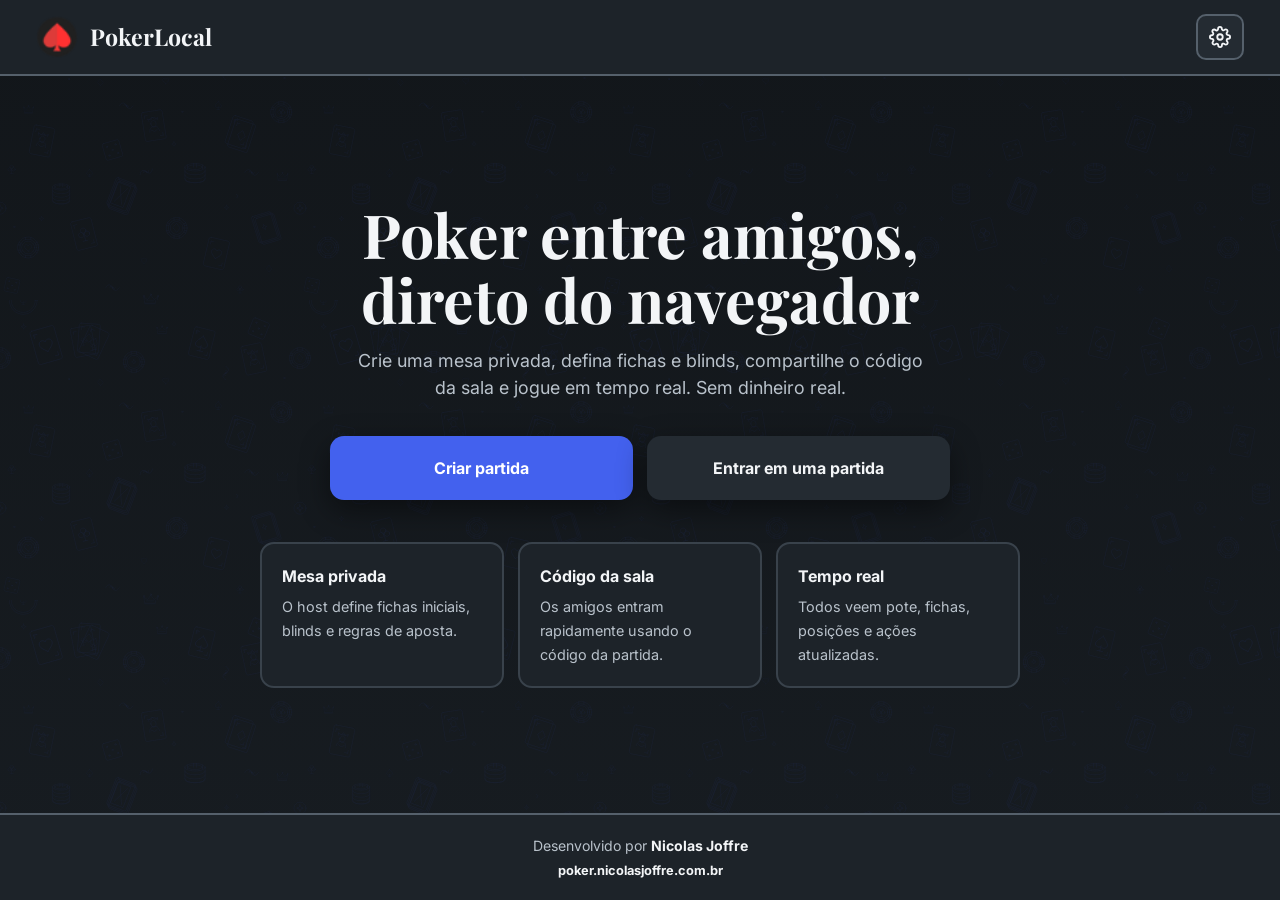
<file: index.html>
<!DOCTYPE html>
<html lang="pt-BR">
<head>
  <meta charset="UTF-8" />
  <meta name="viewport" content="width=device-width, initial-scale=1.0" />

  <title>PokerLocal — Jogue poker com seus amigos</title>
  <meta
    name="description"
    content="PokerLocal é uma plataforma para criar mesas privadas de poker com amigos. Defina fichas, blinds e regras, entre pelo código da sala e jogue em tempo real."
  />
  <meta
    name="keywords"
    content="poker, poker online, poker com amigos, mesa de poker, poker local, poker privado, poker grátis"
  />
  <meta name="author" content="Nicolas Joffre" />
  <meta name="robots" content="index, follow" />
  <meta name="theme-color" content="#12161a" />

  <link rel="canonical" href="https://poker.nicolasjoffre.com.br/" />

  <link rel="icon" href="assets/icon.ico" type="image/x-icon" />

  <meta property="og:type" content="website" />
  <meta property="og:site_name" content="PokerLocal" />
  <meta property="og:title" content="PokerLocal — Jogue poker com seus amigos" />
  <meta
    property="og:description"
    content="Crie uma mesa privada de poker, defina fichas e blinds, compartilhe o código da sala e jogue em tempo real com seus amigos."
  />
  <meta property="og:url" content="https://poker.nicolasjoffre.com.br/" />
  <meta property="og:image" content="https://poker.nicolasjoffre.com.br/assets/icon.ico" />
  <meta property="og:image:alt" content="PokerLocal — plataforma de poker para amigos" />
  <meta property="og:locale" content="pt_BR" />

  <meta name="twitter:card" content="summary_large_image" />
  <meta name="twitter:title" content="PokerLocal — Jogue poker com seus amigos" />
  <meta
    name="twitter:description"
    content="Crie uma mesa privada de poker, defina fichas e blinds, compartilhe o código da sala e jogue em tempo real com seus amigos."
  />
  <meta name="twitter:image" content="https://poker.nicolasjoffre.com.br/assets/icon.ico" />
  <meta name="twitter:image:alt" content="PokerLocal — plataforma de poker para amigos" />

  <link rel="stylesheet" href="CSS/styles.css" />
</head>
<body>

  <header class="topbar">
    <a class="logo" href="/">
      <img
        class="logo-icon"
        src="assets/icon.ico"
        alt="Ícone do PokerLocal"
        width="42"
        height="42"
      />
      <span>PokerLocal</span>
    </a>

    <button
      class="settings-button"
      id="settings-button"
      aria-label="Abrir configurações"
      title="Configurações"
      type="button"
    >
      <svg
        xmlns="http://www.w3.org/2000/svg"
        width="22"
        height="22"
        viewBox="0 0 24 24"
        fill="none"
        stroke="currentColor"
        stroke-width="2"
        stroke-linecap="round"
        stroke-linejoin="round"
        aria-hidden="true"
      >
        <circle cx="12" cy="12" r="3"></circle>
        <path d="M19.4 15a1.65 1.65 0 0 0 .33 1.82l.06.06a2 2 0 1 1-2.83 2.83l-.06-.06a1.65 1.65 0 0 0-1.82-.33 1.65 1.65 0 0 0-1 1.51V21a2 2 0 1 1-4 0v-.09a1.65 1.65 0 0 0-1-1.51 1.65 1.65 0 0 0-1.82.33l-.06.06a2 2 0 1 1-2.83-2.83l.06-.06a1.65 1.65 0 0 0 .33-1.82 1.65 1.65 0 0 0-1.51-1H3a2 2 0 1 1 0-4h.09a1.65 1.65 0 0 0 1.51-1 1.65 1.65 0 0 0-.33-1.82l-.06-.06a2 2 0 1 1 2.83-2.83l.06.06a1.65 1.65 0 0 0 1.82.33h.01a1.65 1.65 0 0 0 1-1.51V3a2 2 0 1 1 4 0v.09a1.65 1.65 0 0 0 1 1.51h.01a1.65 1.65 0 0 0 1.82-.33l.06-.06a2 2 0 1 1 2.83 2.83l-.06.06a1.65 1.65 0 0 0-.33 1.82v.01a1.65 1.65 0 0 0 1.51 1H21a2 2 0 1 1 0 4h-.09a1.65 1.65 0 0 0-1.51 1z"></path>
      </svg>
    </button>
  </header>

  <main class="home">
    <section class="hero">
      <h1>Poker entre amigos,<br />direto do navegador</h1>

      <p>
        Crie uma mesa privada, defina fichas e blinds, compartilhe o código
        da sala e jogue em tempo real. Sem dinheiro real.
      </p>

      <div class="menu-buttons">
        <button class="primary-button" id="create-game-button" type="button">
          Criar partida
        </button>

        <button class="secondary-button" id="join-game-button" type="button">
          Entrar em uma partida
        </button>
      </div>

      <div class="rules">
        <article class="rule-card">
          <strong>Mesa privada</strong>
          <span>O host define fichas iniciais, blinds e regras de aposta.</span>
        </article>

        <article class="rule-card">
          <strong>Código da sala</strong>
          <span>Os amigos entram rapidamente usando o código da partida.</span>
        </article>

        <article class="rule-card">
          <strong>Tempo real</strong>
          <span>Todos veem pote, fichas, posições e ações atualizadas.</span>
        </article>
      </div>
    </section>
  </main>

  <footer class="footer">
    <p>
      Desenvolvido por
      <a
        href="https://nicolasjoffre.com.br/"
        target="_blank"
        rel="noopener noreferrer"
      >
        Nicolas Joffre
      </a>
    </p>

    <p class="footer-domain">
      <a href="https://poker.nicolasjoffre.com.br/">
        poker.nicolasjoffre.com.br
      </a>
    </p>
  </footer>

  <script src="JS/theme.js"></script>
  <script src="JS/index.js"></script>
</body>
</html>
</file>
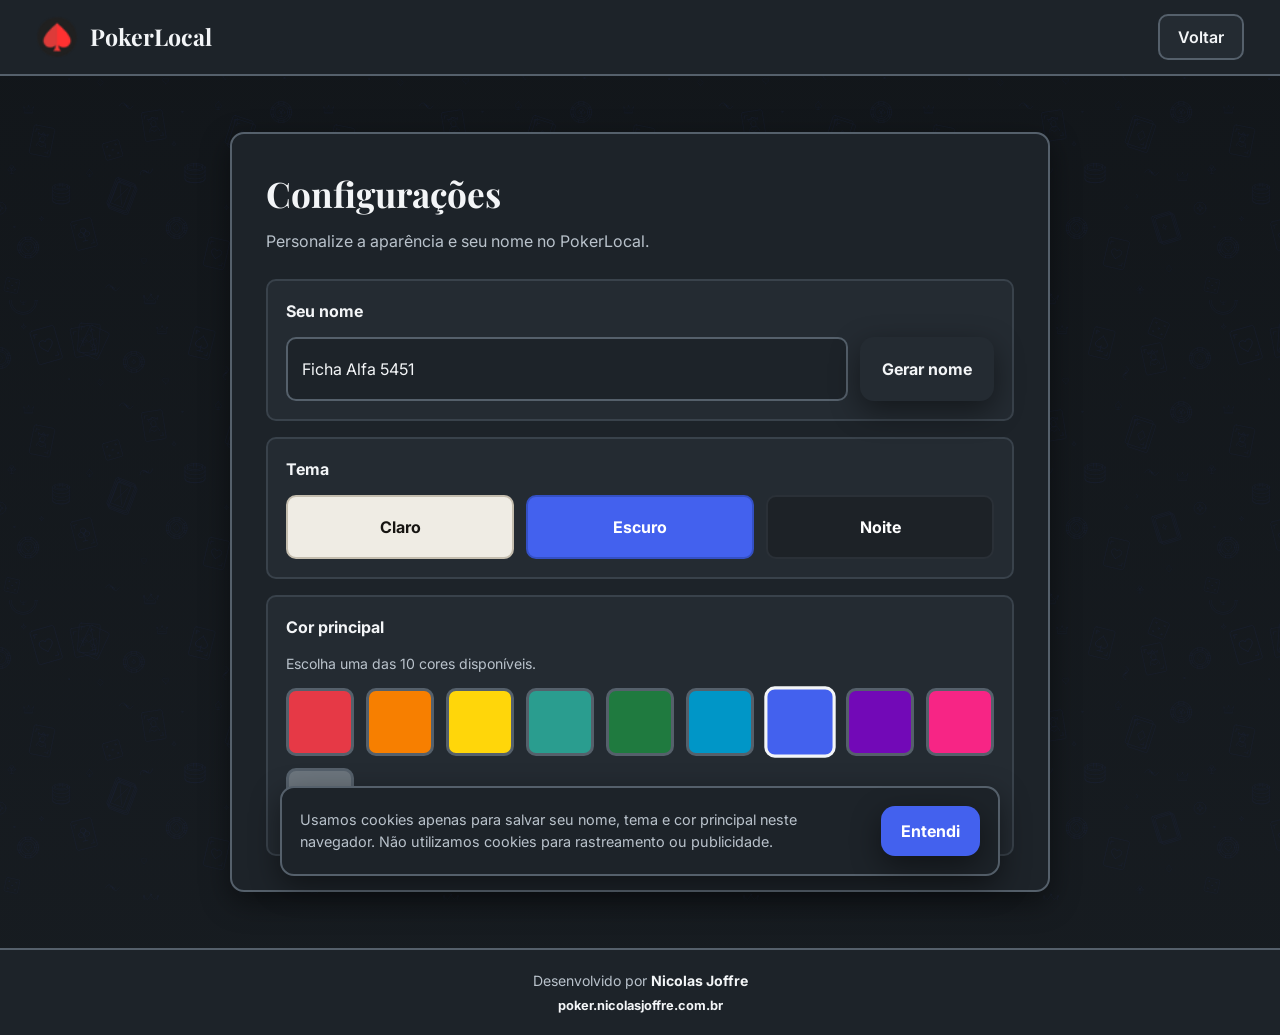
<file: config.html>
<!DOCTYPE html>
<html lang="pt-BR">
<head>
  <meta charset="UTF-8" />
  <meta name="viewport" content="width=device-width, initial-scale=1.0" />

  <title>Configurações — PokerLocal</title>
  <meta
    name="description"
    content="Personalize o PokerLocal escolhendo seu nome, o tema claro, escuro ou noite e a cor principal da interface."
  />
  <meta name="author" content="Nicolas Joffre" />
  <meta name="robots" content="noindex, follow" />
  <meta name="theme-color" content="#12161a" />

  <link rel="canonical" href="https://poker.nicolasjoffre.com.br/config.html" />

  <link rel="icon" href="assets/icon.ico" type="image/x-icon" />

  <meta property="og:type" content="website" />
  <meta property="og:site_name" content="PokerLocal" />
  <meta property="og:title" content="Configurações — PokerLocal" />
  <meta
    property="og:description"
    content="Escolha seu nome, o tema e a cor principal da sua experiência no PokerLocal."
  />
  <meta property="og:url" content="https://poker.nicolasjoffre.com.br/config.html" />
  <meta property="og:image" content="https://poker.nicolasjoffre.com.br/assets/icon.ico" />
  <meta property="og:locale" content="pt_BR" />

  <meta name="twitter:card" content="summary_large_image" />
  <meta name="twitter:title" content="Configurações — PokerLocal" />
  <meta
    name="twitter:description"
    content="Escolha seu nome, o tema e a cor principal da sua experiência no PokerLocal."
  />
  <meta name="twitter:image" content="https://poker.nicolasjoffre.com.br/assets/icon.ico" />

  <link rel="stylesheet" href="CSS/styles.css" />
</head>
<body>

  <header class="topbar">
    <a class="logo" href="/">
      <img
        class="logo-icon"
        src="assets/icon.ico"
        alt="Ícone do PokerLocal"
        width="42"
        height="42"
      />
      <span>PokerLocal</span>
    </a>

    <a class="back-button" href="/">Voltar</a>
  </header>

  <main class="config">
    <section class="config-card">
      <h1>Configurações</h1>
      <p>Personalize a aparência e seu nome no PokerLocal.</p>

      <div class="config-section">
        <h2>Seu nome</h2>

        <div class="name-control">
          <input
            type="text"
            id="player-name-input"
            maxlength="30"
            placeholder="Seu nome"
          />

          <button class="secondary-button" id="generate-name-button" type="button">
            Gerar nome
          </button>
        </div>
      </div>

      <div class="config-section">
        <h2>Tema</h2>

        <div class="theme-buttons">
          <button class="theme-button" data-theme="light" type="button">
            Claro
          </button>

          <button class="theme-button" data-theme="dark" type="button">
            Escuro
          </button>

          <button class="theme-button" data-theme="night" type="button">
            Noite
          </button>
        </div>
      </div>

      <div class="config-section">
        <h2>Cor principal</h2>
        <p class="config-hint">Escolha uma das 10 cores disponíveis.</p>

        <div class="color-grid" id="color-grid"></div>
      </div>
    </section>
  </main>

  <div class="cookie-banner" id="cookie-banner">
    <p>
      Usamos cookies apenas para salvar seu nome, tema e cor principal neste
      navegador. Não utilizamos cookies para rastreamento ou publicidade.
    </p>

    <button class="primary-button" id="accept-cookies" type="button">
      Entendi
    </button>
  </div>

  <footer class="footer">
    <p>
      Desenvolvido por
      <a
        href="https://nicolasjoffre.com.br/"
        target="_blank"
        rel="noopener noreferrer"
      >
        Nicolas Joffre
      </a>
    </p>

    <p class="footer-domain">
      <a href="https://poker.nicolasjoffre.com.br/">poker.nicolasjoffre.com.br</a>
    </p>
  </footer>

  <script src="JS/theme.js"></script>
  <script src="JS/config.js"></script>
</body>
</html>
</file>
<file: CSS/styles.css>
@import url("https://fonts.googleapis.com/css2?family=Inter:wght@400;500;600;700&family=Playfair+Display:wght@600;700&display=swap");

:root {
  --primary: #4361ee;
  --primary-hover: #3450c4;
  --primary-text: #ffffff;
  --font-title: "Playfair Display", Georgia, serif;
  --font-body: "Inter", system-ui, sans-serif;
  --radius: 14px;
  --radius-small: 10px;
  --background-pattern-opacity: 0.08;
}

[data-theme="light"] {
  --bg: #f4f1ea;
  --bg-2: #e8e3d8;
  --panel: #ffffff;
  --panel-2: #f7f5ef;
  --panel-3: #efece4;
  --border: #c4bdae;
  --border-strong: #8a8272;
  --text: #171512;
  --muted: #4b463d;
  --shadow: 0 8px 24px rgba(23, 21, 18, 0.14);
}

[data-theme="dark"] {
  --bg: #12161a;
  --bg-2: #171c21;
  --panel: #1d2329;
  --panel-2: #242b32;
  --panel-3: #2b333b;
  --border: #39424b;
  --border-strong: #55606b;
  --text: #f3f5f7;
  --muted: #b9c2cb;
  --shadow: 0 10px 30px rgba(0, 0, 0, 0.45);
}

[data-theme="night"] {
  --bg: #060708;
  --bg-2: #0b0d0f;
  --panel: #101316;
  --panel-2: #161a1e;
  --panel-3: #1d2227;
  --border: #2a3037;
  --border-strong: #454e57;
  --text: #ffffff;
  --muted: #c6ccd3;
  --shadow: 0 10px 30px rgba(0, 0, 0, 0.8);
}

* {
  margin: 0;
  padding: 0;
  box-sizing: border-box;
}

body {
  position: relative;
  min-height: 100vh;
  min-height: 100dvh;
  display: flex;
  flex-direction: column;
  background: linear-gradient(180deg, var(--bg) 0%, var(--bg-2) 100%);
  color: var(--text);
  font-family: var(--font-body);
  line-height: 1.5;
}

body::before {
  content: "";
  position: fixed;
  inset: 0;
  z-index: 0;
  background-color: var(--primary);
  mask-image: url("../assets/svg/background.svg");
  mask-repeat: repeat;
  mask-size: 300px 300px;
  -webkit-mask-image: url("../assets/svg/background.svg");
  -webkit-mask-repeat: repeat;
  -webkit-mask-size: 300px 300px;
  opacity: var(--background-pattern-opacity);
  pointer-events: none;
}

body > * {
  position: relative;
  z-index: 1;
}

button,
input,
select,
textarea {
  font: inherit;
  color: inherit;
}

button {
  cursor: pointer;
  border: none;
  background: none;
}

a {
  color: inherit;
  text-decoration: none;
}

img {
  display: block;
  max-width: 100%;
}

:focus-visible {
  outline: 3px solid var(--text);
  outline-offset: 2px;
}

.hidden {
  display: none !important;
}

.topbar {
  position: sticky;
  top: 0;
  z-index: 20;
  display: flex;
  align-items: center;
  justify-content: space-between;
  gap: 16px;
  padding: 14px clamp(16px, 4vw, 36px);
  background: var(--panel);
  border-bottom: 2px solid var(--border-strong);
}

.logo {
  display: inline-flex;
  align-items: center;
  gap: 12px;
  font-family: var(--font-title);
  font-size: clamp(1.15rem, 3vw, 1.45rem);
  font-weight: 700;
}

.logo-icon {
  width: 42px;
  height: 42px;
  border-radius: 10px;
  object-fit: contain;
}

.settings-button,
.back-button {
  display: inline-flex;
  align-items: center;
  justify-content: center;
  min-height: 46px;
  padding: 0 18px;
  border-radius: var(--radius-small);
  background: var(--panel-2);
  border: 2px solid var(--border-strong);
  color: var(--text);
  font-weight: 600;
  transition: background 0.18s ease, color 0.18s ease;
}

.settings-button {
  width: 48px;
  padding: 0;
}

.settings-button:hover,
.back-button:hover {
  background: var(--border-strong);
  color: var(--panel);
}

.home {
  flex: 1;
  display: flex;
  align-items: center;
  justify-content: center;
  padding: clamp(28px, 6vw, 64px) clamp(16px, 4vw, 32px);
}

.hero {
  width: min(880px, 100%);
  text-align: center;
}

.hero h1 {
  font-family: var(--font-title);
  font-size: clamp(2.2rem, 6.5vw, 3.8rem);
  line-height: 1.08;
  margin-bottom: 16px;
}

.hero p {
  max-width: 580px;
  margin: 0 auto 34px;
  color: var(--muted);
  font-size: clamp(1rem, 2.5vw, 1.12rem);
}

.menu-buttons {
  display: grid;
  grid-template-columns: repeat(2, minmax(0, 1fr));
  gap: 14px;
  width: min(620px, 100%);
  margin: 0 auto;
}

.primary-button,
.secondary-button {
  display: inline-flex;
  align-items: center;
  justify-content: center;
  min-height: 64px;
  padding: 16px 22px;
  border-radius: var(--radius);
  font-size: 1rem;
  font-weight: 700;
  transition: background 0.18s ease, transform 0.12s ease;
}

.primary-button {
  background: var(--primary);
  color: var(--primary-text);
  box-shadow: var(--shadow);
}

.primary-button:hover {
  background: var(--primary-hover);
  transform: translateY(-2px);
}

.secondary-button {
  background: var(--panel-2);
  color: var(--text);
  box-shadow: var(--shadow);
}

.secondary-button:hover {
  background: var(--border);
  transform: translateY(-2px);
}

.primary-button:active,
.secondary-button:active {
  transform: translateY(0);
}

.rules {
  display: grid;
  grid-template-columns: repeat(3, minmax(0, 1fr));
  gap: 14px;
  width: min(760px, 100%);
  margin: 42px auto 0;
}

.rule-card {
  padding: 20px;
  border-radius: var(--radius);
  background: var(--panel);
  border: 2px solid var(--border);
  text-align: left;
}

.rule-card strong {
  display: block;
  margin-bottom: 6px;
  font-size: 1rem;
}

.rule-card span {
  color: var(--muted);
  font-size: 0.9rem;
}

.config {
  flex: 1;
  display: grid;
  place-items: center;
  padding: clamp(24px, 5vw, 56px) clamp(16px, 4vw, 32px);
}

.config-card {
  width: min(820px, 100%);
  padding: clamp(20px, 4vw, 34px);
  border-radius: var(--radius);
  background: var(--panel);
  border: 2px solid var(--border-strong);
  box-shadow: var(--shadow);
}

.config-card h1 {
  font-family: var(--font-title);
  font-size: clamp(1.6rem, 5vw, 2.2rem);
  margin-bottom: 8px;
}

.config-card > p {
  color: var(--muted);
  margin-bottom: 26px;
}

.config-section {
  padding: 18px;
  margin-bottom: 16px;
  border-radius: var(--radius-small);
  background: var(--panel-2);
  border: 2px solid var(--border);
}

.config-section:last-child {
  margin-bottom: 0;
}

.config-section h2 {
  font-size: 1rem;
  font-weight: 700;
  margin-bottom: 14px;
}

.config-hint {
  color: var(--muted);
  font-size: 0.88rem;
  margin-bottom: 14px;
}

.name-control {
  display: grid;
  grid-template-columns: 1fr auto;
  gap: 12px;
}

.name-control input {
  min-height: 52px;
  padding: 12px 14px;
  border-radius: var(--radius-small);
  background: var(--panel);
  border: 2px solid var(--border-strong);
  color: var(--text);
}

.name-control input:focus {
  outline: none;
  border-color: var(--primary);
}

.theme-buttons {
  display: grid;
  grid-template-columns: repeat(3, minmax(0, 1fr));
  gap: 12px;
}

.theme-button {
  display: inline-flex;
  align-items: center;
  justify-content: center;
  min-height: 64px;
  padding: 16px 12px;
  border-radius: var(--radius-small);
  background: var(--panel-3);
  border: 2px solid var(--border);
  color: var(--text);
  font-weight: 700;
  transition: background 0.18s ease, color 0.18s ease, border-color 0.18s ease;
}

.theme-button:hover {
  background: var(--border);
}

.theme-button.selected {
  background: var(--primary);
  border-color: var(--primary-hover);
  color: var(--primary-text);
}

.color-grid {
  display: grid;
  grid-template-columns: repeat(auto-fill, minmax(64px, 1fr));
  gap: 12px;
}

.color-button {
  aspect-ratio: 1;
  width: 100%;
  border-radius: var(--radius-small);
  border: 3px solid var(--border-strong);
  transition: transform 0.14s ease, border-color 0.18s ease;
}

.color-button:hover {
  transform: scale(1.08);
  border-color: var(--text);
}

.color-button.selected {
  border-color: var(--text);
  transform: scale(1.05);
}

.cookie-banner {
  position: fixed;
  right: clamp(12px, 3vw, 24px);
  bottom: clamp(12px, 3vw, 24px);
  left: clamp(12px, 3vw, 24px);
  z-index: 100;
  display: flex;
  align-items: center;
  justify-content: space-between;
  gap: 18px;
  width: min(720px, calc(100% - 24px));
  margin: 0 auto;
  padding: 18px;
  border-radius: var(--radius);
  background: var(--panel);
  border: 2px solid var(--border-strong);
  box-shadow: var(--shadow);
}

.cookie-banner.hidden {
  display: none !important;
}

.cookie-banner p {
  color: var(--muted);
  font-size: 0.9rem;
}

.cookie-banner .primary-button {
  min-height: 50px;
  padding: 12px 20px;
  white-space: nowrap;
}

.footer {
  padding: 20px clamp(16px, 4vw, 32px);
  text-align: center;
  color: var(--muted);
  font-size: 0.88rem;
  background: var(--panel);
  border-top: 2px solid var(--border-strong);
}

.footer a {
  color: var(--text);
  font-weight: 700;
}

.footer a:hover {
  color: var(--primary);
}

.footer-domain {
  margin-top: 5px;
  font-size: 0.8rem;
}

.host-form {
  display: flex;
  flex-direction: column;
  gap: 24px;
}

.form-grid {
  display: grid;
  grid-template-columns: repeat(2, minmax(0, 1fr));
  gap: 16px;
}

.form-field {
  display: flex;
  flex-direction: column;
  gap: 8px;
}

.form-field label {
  font-weight: 600;
  font-size: 0.92rem;
}

.form-field input {
  min-height: 52px;
  padding: 12px 14px;
  border-radius: var(--radius-small);
  background: var(--panel);
  border: 2px solid var(--border-strong);
  color: var(--text);
  transition: border-color 0.18s ease;
}

.form-field input:focus {
  outline: none;
  border-color: var(--primary);
}

.checkbox-group {
  display: grid;
  grid-template-columns: repeat(3, minmax(0, 1fr));
  gap: 12px;
}

.checkbox-field {
  display: flex;
  align-items: center;
  justify-content: center;
  gap: 10px;
  min-height: 56px;
  padding: 12px 16px;
  border-radius: var(--radius-small);
  background: var(--panel-2);
  border: 2px solid var(--border);
  font-weight: 600;
  cursor: pointer;
  transition: background 0.18s ease, border-color 0.18s ease;
}

.checkbox-field:hover {
  background: var(--border);
}

.checkbox-field input {
  width: 20px;
  height: 20px;
  accent-color: var(--primary);
  cursor: pointer;
}

.checkbox-field input:disabled + span {
  opacity: 0.6;
}

.slider-group {
  display: flex;
  flex-direction: column;
  gap: 12px;
  padding: 18px;
  border-radius: var(--radius-small);
  background: var(--panel-2);
  border: 2px solid var(--border);
}

.slider-group.hidden {
  display: none !important;
}

.slider-header {
  display: flex;
  align-items: center;
  justify-content: space-between;
  gap: 16px;
}

.slider-header label {
  font-weight: 600;
  font-size: 0.95rem;
}

.slider-header input {
  width: 120px;
  min-height: 46px;
  padding: 10px 12px;
  border-radius: var(--radius-small);
  background: var(--panel);
  border: 2px solid var(--border-strong);
  color: var(--text);
  text-align: right;
}

.slider-header input:focus {
  outline: none;
  border-color: var(--primary);
}

.slider-header input:disabled {
  opacity: 0.5;
  cursor: not-allowed;
}

.range-input {
  width: 100%;
  height: 8px;
  appearance: none;
  border-radius: 999px;
  background: var(--border);
  cursor: pointer;
}

.range-input:disabled {
  opacity: 0.5;
  cursor: not-allowed;
}

.range-input::-webkit-slider-thumb {
  appearance: none;
  width: 24px;
  height: 24px;
  border-radius: 50%;
  background: var(--primary);
  border: 3px solid var(--panel);
  box-shadow: var(--shadow);
}

.range-input::-moz-range-thumb {
  width: 24px;
  height: 24px;
  border-radius: 50%;
  background: var(--primary);
  border: 3px solid var(--panel);
  box-shadow: var(--shadow);
}

.host-form .primary-button {
  width: 100%;
}

.room-header {
  display: flex;
  align-items: center;
  justify-content: space-between;
  gap: 20px;
  margin-bottom: 24px;
}

.pot-box {
  display: flex;
  flex-direction: column;
  align-items: center;
  gap: 4px;
  padding: 16px 24px;
  border-radius: var(--radius);
  background: var(--panel-2);
  border: 2px solid var(--border-strong);
}

.pot-box span {
  color: var(--muted);
  font-size: 0.85rem;
  font-weight: 600;
}

.pot-box strong {
  font-family: var(--font-title);
  font-size: 1.6rem;
}

.players-list {
  display: grid;
  gap: 10px;
}

.player-item {
  display: flex;
  align-items: center;
  justify-content: space-between;
  gap: 16px;
  padding: 14px 16px;
  border-radius: var(--radius-small);
  background: var(--panel-2);
  border: 2px solid var(--border);
}

.player-item.current-turn {
  border-color: var(--primary);
}

.player-item.folded {
  opacity: 0.55;
}

.player-info {
  display: flex;
  flex-direction: column;
  gap: 2px;
}

.player-info span {
  color: var(--muted);
  font-size: 0.88rem;
}

.player-bet {
  color: var(--muted);
  font-size: 0.88rem;
  white-space: nowrap;
}

.action-buttons {
  display: grid;
  grid-template-columns: repeat(2, minmax(0, 1fr));
  gap: 12px;
  margin-bottom: 16px;
}

.raise-control {
  display: grid;
  grid-template-columns: 1fr auto;
  gap: 12px;
  align-items: end;
}

.raise-control label {
  display: block;
  margin-bottom: 8px;
  font-weight: 600;
  font-size: 0.92rem;
}

.raise-control input {
  width: 100%;
  min-height: 52px;
  padding: 12px 14px;
  border-radius: var(--radius-small);
  background: var(--panel);
  border: 2px solid var(--border-strong);
  color: var(--text);
}

.raise-control input:focus {
  outline: none;
  border-color: var(--primary);
}

.winner-control {
  display: grid;
  gap: 12px;
  margin-top: 16px;
}

.winner-control.hidden {
  display: none !important;
}

.winner-control label {
  font-weight: 600;
}

.winner-control select {
  min-height: 52px;
  padding: 12px 14px;
  border-radius: var(--radius-small);
  background: var(--panel);
  border: 2px solid var(--border-strong);
  color: var(--text);
}

@media (max-width: 760px) {
  .menu-buttons,
  .rules,
  .theme-buttons {
    grid-template-columns: 1fr;
  }
}

@media (max-width: 640px) {
  .form-grid {
    grid-template-columns: 1fr;
  }

  .checkbox-group {
    grid-template-columns: 1fr;
  }

  .slider-header {
    flex-direction: column;
    align-items: stretch;
  }

  .slider-header input {
    width: 100%;
  }

  .room-header {
    flex-direction: column;
    align-items: stretch;
    text-align: center;
  }

  .action-buttons,
  .raise-control {
    grid-template-columns: 1fr;
  }
}

@media (max-width: 560px) {
  .name-control {
    grid-template-columns: 1fr;
  }
}

@media (max-width: 480px) {
  .topbar {
    padding: 12px 16px;
  }

  .logo span {
    display: none;
  }

  .color-grid {
    grid-template-columns: repeat(auto-fill, minmax(56px, 1fr));
    gap: 10px;
  }

  .cookie-banner {
    flex-direction: column;
    align-items: stretch;
    text-align: center;
  }

  .cookie-banner .primary-button {
    width: 100%;
  }
}

@media (max-width: 360px) {
  .color-grid {
    grid-template-columns: repeat(4, minmax(0, 1fr));
  }
}

@media (prefers-reduced-motion: reduce) {
  * {
    transition: none !important;
    animation: none !important;
  }
}.position-badges {
  display: flex;
  flex-wrap: wrap;
  gap: 6px;
  margin: 4px 0;
}

.position-badge {
  padding: 4px 10px;
  border-radius: 999px;
  font-size: 0.72rem;
  font-weight: 700;
  color: var(--primary-text);
  background: var(--primary);
}

.position-badge.dealer {
  background: #6c757d;
}

.position-badge.small-blind {
  background: #0096c7;
}

.position-badge.big-blind {
  background: #7209b7;
}

.player-stack {
  color: var(--muted);
  font-size: 0.88rem;
}.player-item.eliminated {
  opacity: 0.65;
  border-color: var(--border-strong);
}

.player-item.eliminated .player-stack {
  color: var(--danger, #da3633);
  font-weight: 700;
}

.rebuy-button {
  min-height: 44px;
  padding: 10px 14px;
  font-size: 0.85rem;
  white-space: nowrap;
}.my-info {
  display: flex;
  flex-direction: column;
  align-items: center;
  gap: 6px;
  margin-top: 12px;
  padding-top: 12px;
  border-top: 1px solid var(--border);
}

.my-info > span {
  color: var(--muted);
  font-size: 0.78rem;
  font-weight: 600;
}

.my-info > strong {
  font-family: var(--font-title);
  font-size: 1.2rem;
}

.game-winner {
  padding: 18px;
  margin-bottom: 24px;
  border-radius: var(--radius);
  background: var(--primary);
  color: var(--primary-text);
  text-align: center;
  font-size: 1.1rem;
  box-shadow: var(--shadow);
}

.game-winner-player {
  border-color: var(--primary);
}#my-bet {
  color: var(--primary);
}.eliminated-banner {
  padding: 18px;
  margin-bottom: 24px;
  border-radius: var(--radius);
  background: #da3633;
  color: #fff;
  text-align: center;
  font-size: 1.1rem;
  font-weight: 800;
  box-shadow: var(--shadow);
}
</file>
